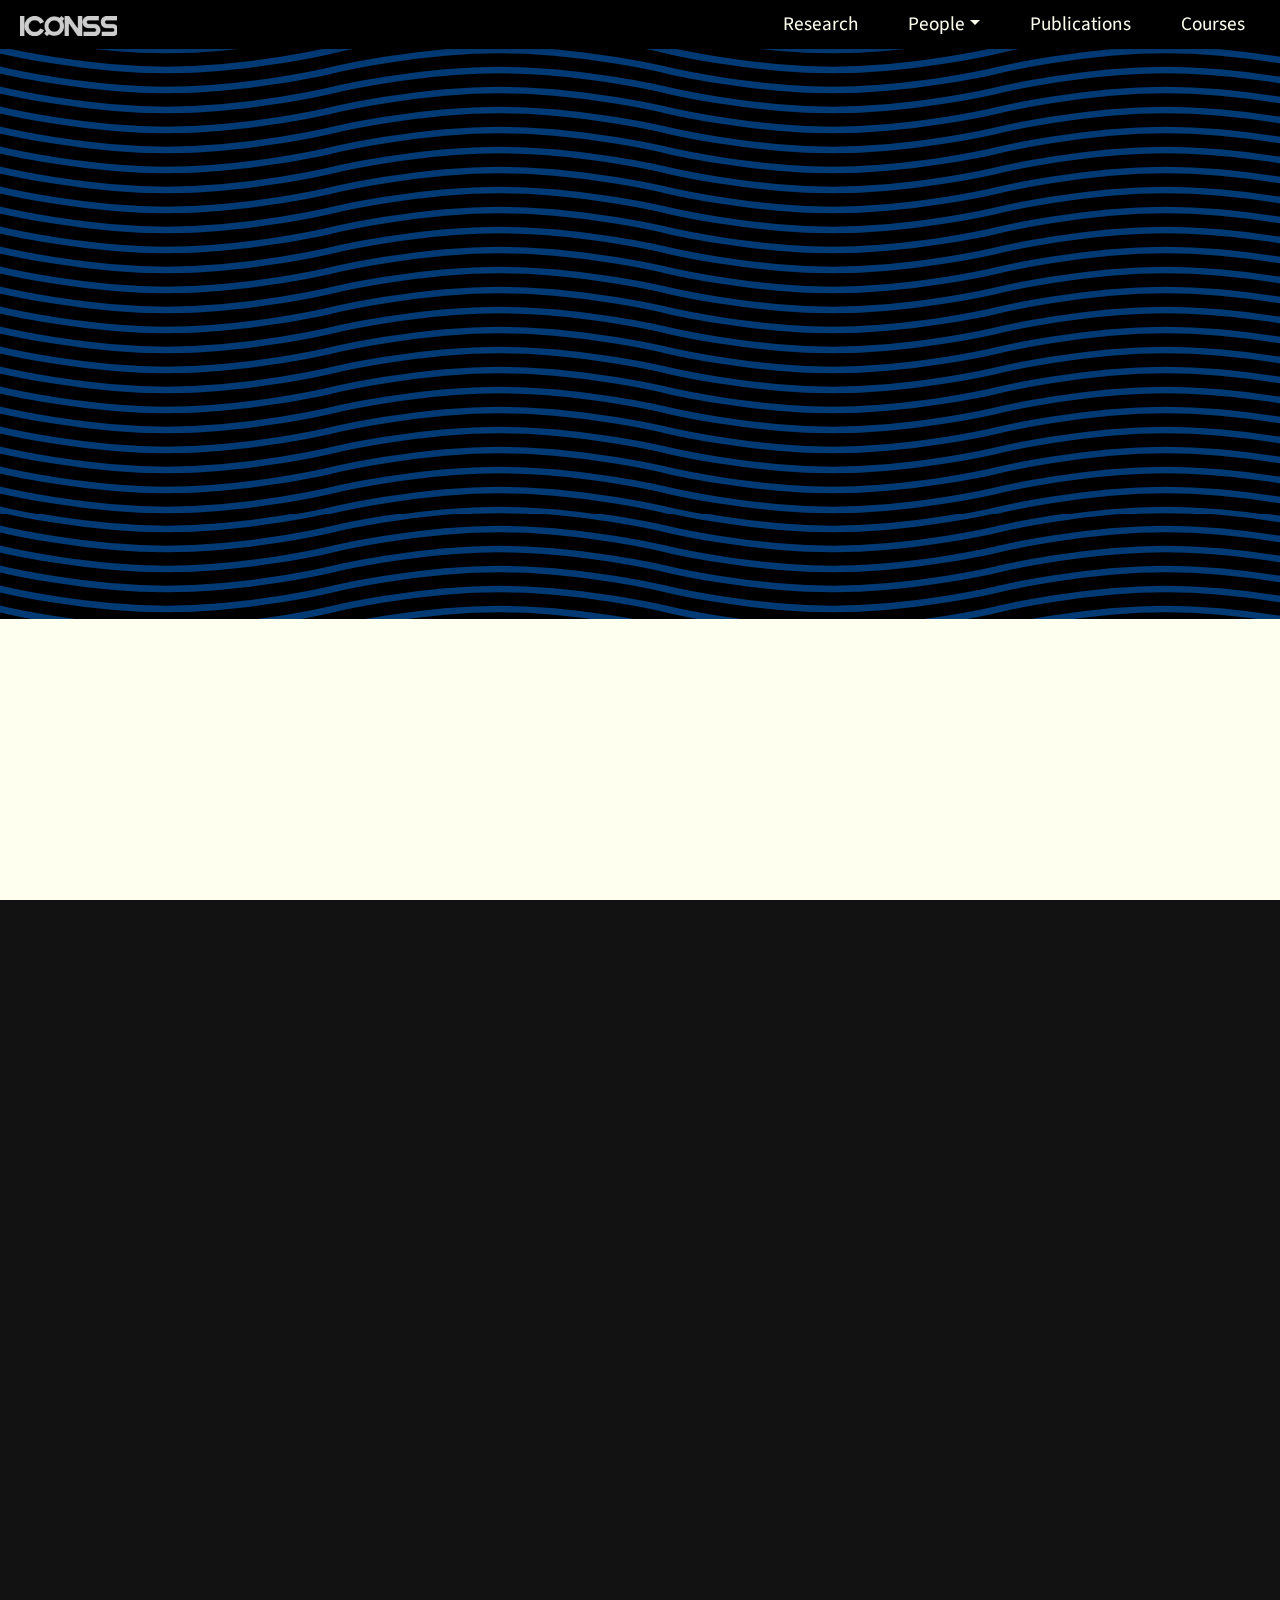
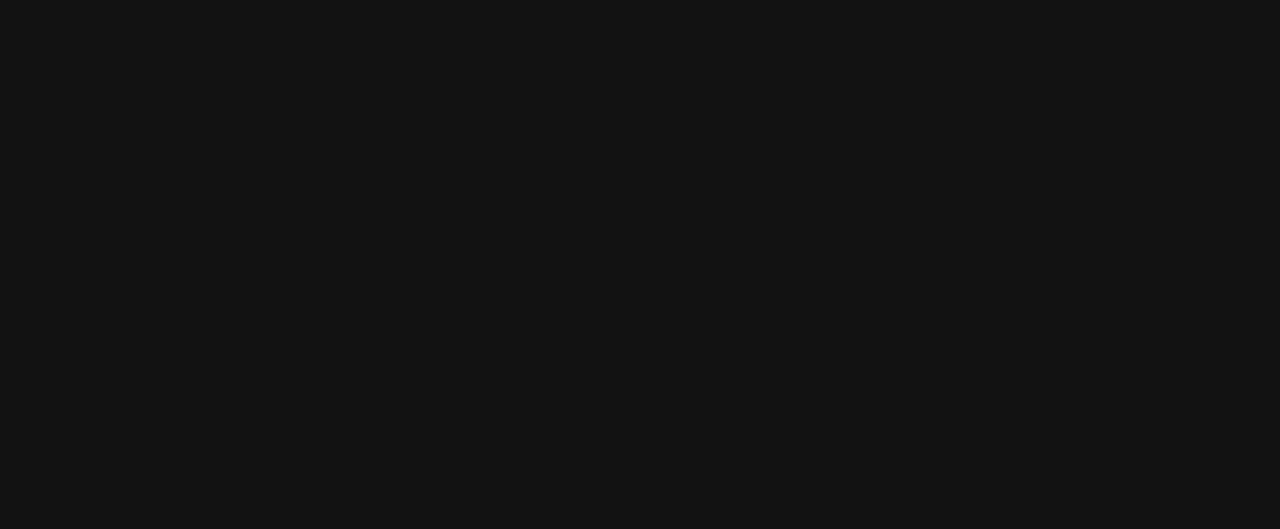
<file: index.html>
<!DOCTYPE html>
<html lang="en">
  <head>
    <meta charset="UTF-8" />
    <meta name="viewport" content="width=device-width, initial-scale=1.0" />
    <link
      rel="shortcut icon"
      type="image/x-icon"
      href="images/ICONSS logo.png"
    />
    <title>ICONSS - University of New Haven</title>
    <link
      href="https://stackpath.bootstrapcdn.com/bootstrap/4.5.2/css/bootstrap.min.css"
      rel="stylesheet"
    />
    <link href="styles/styles.css" rel="stylesheet" />
    <link rel="preconnect" href="https://fonts.googleapis.com" />
    <link rel="preconnect" href="https://fonts.gstatic.com" crossorigin />
    <link
      href="https://fonts.googleapis.com/css2?family=Playfair+Display:ital,wght@0,400..900;1,400..900&family=Source+Sans+3:ital,wght@0,200..900;1,200..900&display=swap"
      rel="stylesheet"
    />
  </head>
  <body>
    <header>
      <nav class="custom-navbar">
        <div class="navbar-container">
          <a href="index.html" class="navbar-logo">
            <img src="images/ICONSS logo.png" alt="ICONSS Logo" />
          </a>

          <button class="navbar-toggler" id="navbar-toggler">☰</button>

          <ul class="navbar-links" id="navbar-links">
            <li><a href="Research.html">Research</a></li>
            <li class="dropdown">
              <a href="#" class="dropdown-toggle">People</a>
              <ul class="dropdown-menu">
                <li>
                  <a href="Dr Shivanjali Khare.html">Dr. Shivanjali Khare</a>
                </li>
                <li><a href="Our Team.html">Our Team</a></li>
              </ul>
            </li>
            <li><a href="Publications.html">Publications</a></li>
            <li><a href="Courses.html">Courses</a></li>
          </ul>
        </div>
      </nav>
    </header>

    <main>
      <div id="welcome-container">
        <div class="animate-hidden">
          <div id="welcome" class="text-center px-5">
            <h1>Intelligently CONnected Secure Systems</h1>
            <p>
              At the Intelligently CONnected Secure Systems (ICONSS), we are at
              the forefront of pioneering research in the dynamic fields of
              Internet of Things (IoT) data security, hybrid cryptography,
              wireless sensor technologies, big data sharing, and the
              integration of Machine Learning (ML) and Artificial Intelligence
              (AI) for cybersecurity.
            </p>
            <a href="Publications.html" id="welcome-btn">Explore More</a>
          </div>
        </div>
      </div>

      <div id="ongoing-projects-container">
        <div class="animate-hidden">
          <div id="ongoing-projects">
            <div>
              <img
                class="ongoing-projects-img"
                src="images/ongoing projects images/phone.png"
              />
              <h3>Gaming app to raise awareness among senior citizens</h3>
              <p>
                An app with various puzzle games to raise awareness among senior
                citizens regarding online scams and thefts.
              </p>
            </div>
            <div>
              <img
                class="ongoing-projects-img"
                src="images/ongoing projects images/circuit.png"
              />
              <h3>
                Real-time Network Threat Detection with Raspberry Pi and AI
              </h3>
              <p>
                A system leveraging the Raspberry Pi and artificial intelligence
                techniques to detect and respond to network threats in real time
              </p>
            </div>
            <div>
              <img
                class="ongoing-projects-img"
                src="images/ongoing projects images/webcam.png"
              />
              <h3>
                Interactive Digital Mirror with Dynamic Visual Effects using
                Real-time Webcam Processing
              </h3>
              <p>
                An interactive system that uses webcam processing to create a
                digital mirror with dynamic visual effects, allowing users to
                experience real-time augmented reality features
              </p>
            </div>
          </div>
        </div>
      </div>

      <div id="welcome2-container">
        <div class="animate-hidden">
          <div id="welcome2" class="text-center px-5">
            <p>
              Our mission is to advance the boundaries of knowledge and
              technology to ensure a secure and resilient digital future. By
              combining cutting-edge research with practical applications, we
              aim to develop innovative solutions that address the complex
              challenges of modern cybersecurity.
            </p>
          </div>
        </div>
      </div>

      <div id="news-container">
        <div class="animate-hidden">
          <div id="news">
            <div>
              <img
                class="news-img"
                src="images/news pictures/cybersecurity-seminar.webp"
              />
              <h3>
                Empowering Senior Citizens: Professor Leads Cybersecurity
                Awareness Seminar
              </h3>
              <p>
                Dr. Shivanjali Khare conducted a workshop at the New Haven Free
                Public Library to educate senior citizens on smart-device
                security and to help protect them from cyber threats.
              </p>
              <a
                href="https://www.newhaven.edu/news/blog/2024/cybersecurity-seminar.php"
                target="_blank"
                >Read More...</a
              >
            </div>
            <div>
              <img
                class="news-img"
                src="images/news pictures/conference-picture.jpg"
              />
              <h3>
                UEMCON 2024 Conference Presentation- IBM TJ Watson Research
                Center
              </h3>
              <p>
                A system leveraging the Raspberry Pi and artificial intelligence
                techniques to detect and respond to network threats in real time
              </p>
              <a
                href="https://www.linkedin.com/feed/update/urn:li:activity:7255614352093855744/"
                target="_blank"
                >Read More...</a
              >
            </div>
            <div>
              <img
                class="news-img"
                src="images/news pictures/rasberry-pi-picture.webp"
              />
              <h3>Making Raspberry Pi work as a wifi router</h3>
              <p>
                An interactive system that uses webcam processing to create a
                digital mirror with dynamic visual effects, allowing users to
                experience real-time augmented reality features
              </p>
              <a
                href="https://medium.com/@aaradhyadesai/making-raspberry-pi-work-as-a-wifi-router-46cbd815aa74"
                target="_blank"
                >Read More...</a
              >
            </div>
          </div>
        </div>
      </div>
    </main>

    <footer class="pt-5 pb-3">
      <div class="container">
        <div class="row">
          <div class="col-md-4 footer-section">
            <h5 class="footer-header">Contact</h5>
            <p class="footer-text">
              Dr. Shivanjali Khare<br />
              Director<br />
            </p>
            <p class="footer-text mb-0">
              Email:
              <a href="mailto:SKhare@newhaven.edu">SKhare@newhaven.edu</a>
            </p>
          </div>
          <div class="col-md-4 footer-section">
            <div class="mb-4">
              <img
                id="footer-unh-banner"
                src="images/UNH-logo.svg"
                alt="UNH logo"
              />
            </div>
            <h5 class="footer-header mb-0">Collaborations</h5>
            <div>
              <img
                id="footer-unh-banner"
                src="images/partners/nhfpl logo.png"
                alt="nhfpl logo"
              />
            </div>
          </div>
          <div class="col-md-4 footer-section">
            <h5 class="footer-header">About ICONSS</h5>
            <p class="footer-text">
              At the Intelligently CONnected Secure Systems (ICONSS), we are
              dedicated to advancing cybersecurity through innovative research
              and practical applications.
            </p>
          </div>
        </div>
      </div>
    </footer>
    <div id="footer-btm" class="text-center">
      <p class="mb-0 py-3">
        Copyright© 2024 - ICONSS Lab @ University of New Haven
      </p>
    </div>

    <script src="https://code.jquery.com/jquery-3.5.1.slim.min.js"></script>
    <script src="https://cdn.jsdelivr.net/npm/@popperjs/core@2.5.4/dist/umd/popper.min.js"></script>
    <script src="https://stackpath.bootstrapcdn.com/bootstrap/4.5.2/js/bootstrap.min.js"></script>
  </body>

  <script>
    const toggler = document.getElementById("navbar-toggler");
    const links = document.getElementById("navbar-links");

    toggler.addEventListener("click", () => {
      links.classList.toggle("show");
    });

    document.addEventListener("DOMContentLoaded", function () {
      const elements = document.querySelectorAll(".animate-hidden");

      const observer = new IntersectionObserver(
        (entries) => {
          entries.forEach((entry) => {
            if (entry.isIntersecting) {
              entry.target.classList.add("animate-visible");
              observer.unobserve(entry.target); // Stop observing once animated
            }
          });
        },
        { threshold: 0.1 } // Trigger when 10% of the element is visible
      );

      elements.forEach((el) => observer.observe(el));
    });
  </script>
</html>
</file>
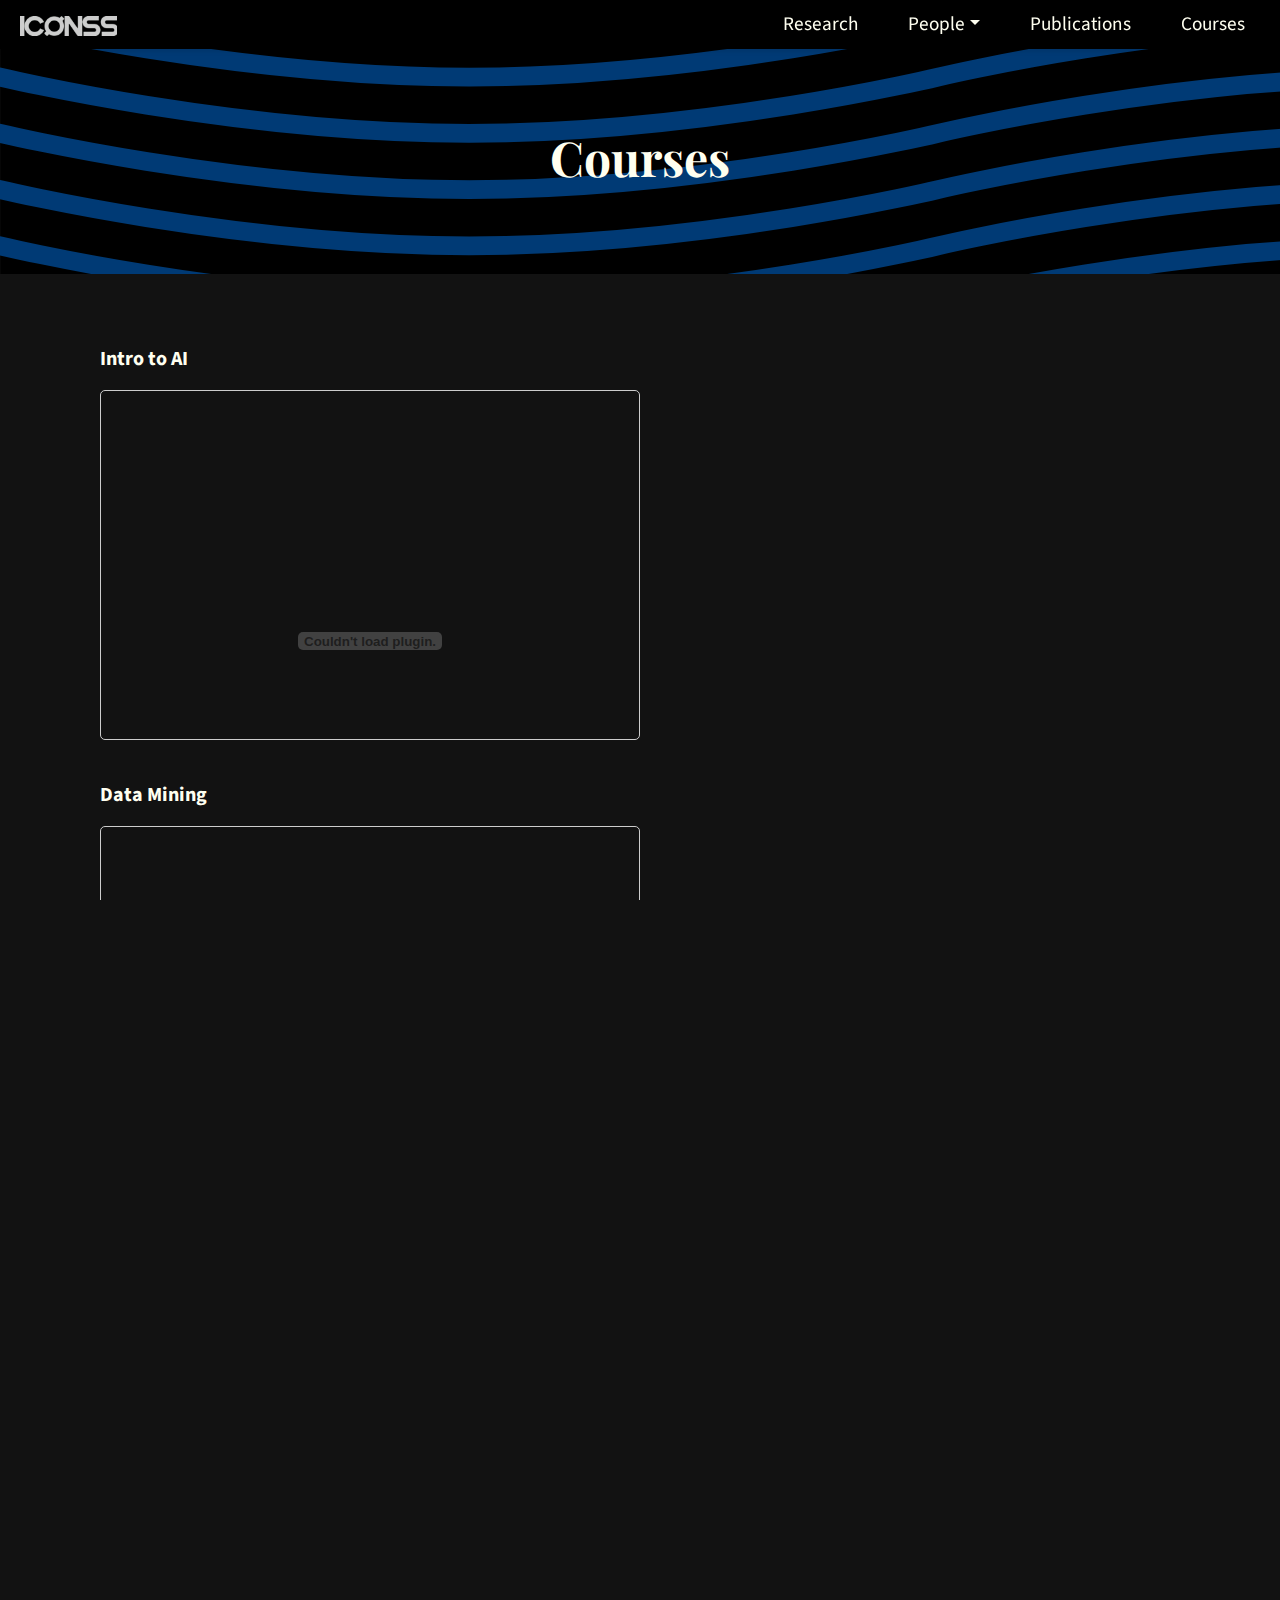
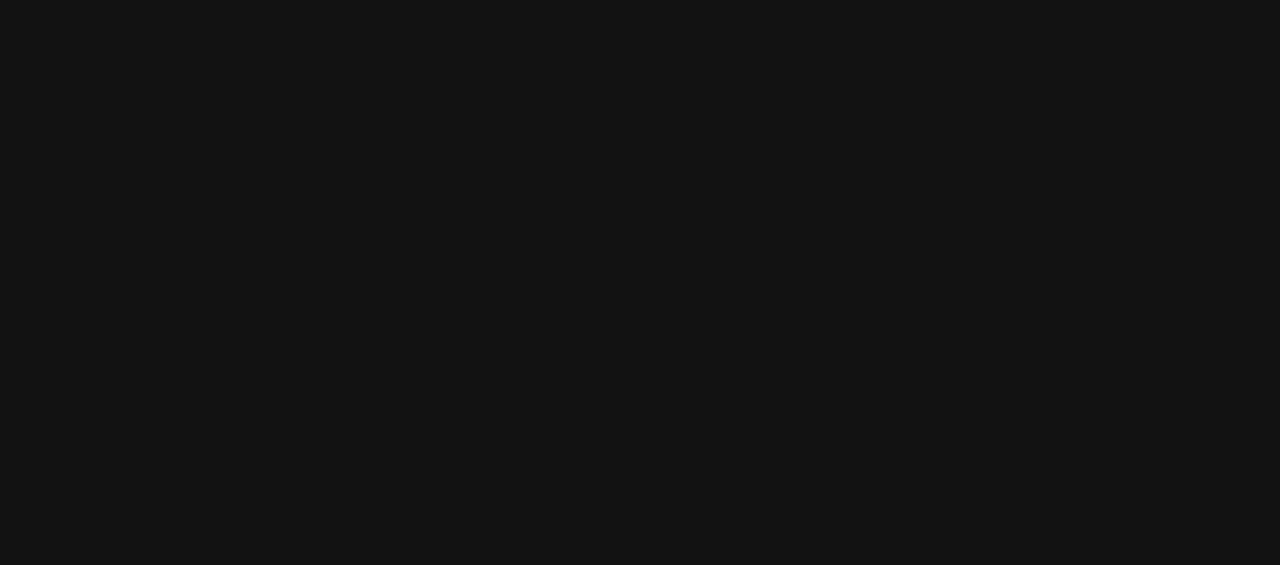
<file: Courses.html>
<!DOCTYPE html>
<html lang="en">
  <head>
    <meta charset="UTF-8" />
    <meta name="viewport" content="width=device-width, initial-scale=1.0" />
    <title>ICONSS - University of New Haven</title>
    <link
      href="https://stackpath.bootstrapcdn.com/bootstrap/4.5.2/css/bootstrap.min.css"
      rel="stylesheet"
    />
    <link href="styles/styles.css" rel="stylesheet" />
    <link href="styles/publications.css" rel="stylesheet" />
    <link rel="preconnect" href="https://fonts.googleapis.com" />
    <link rel="preconnect" href="https://fonts.gstatic.com" crossorigin />
    <link
      href="https://fonts.googleapis.com/css2?family=Playfair+Display:ital,wght@0,400..900;1,400..900&family=Source+Sans+3:ital,wght@0,200..900;1,200..900&display=swap"
      rel="stylesheet"
    />
  </head>
  <body>
    <header>
      <nav class="custom-navbar">
        <div class="navbar-container">
          <a href="index.html" class="navbar-logo">
            <img src="images/ICONSS logo.png" alt="ICONSS Logo" />
          </a>

          <button class="navbar-toggler" id="navbar-toggler">☰</button>

          <ul class="navbar-links" id="navbar-links">
            <li><a href="Research.html">Research</a></li>
            <li class="dropdown">
              <a href="#" class="dropdown-toggle">People</a>
              <ul class="dropdown-menu">
                <li>
                  <a href="Dr Shivanjali Khare.html">Dr. Shivanjali Khare</a>
                </li>
                <li><a href="Our Team.html">Our Team</a></li>
              </ul>
            </li>
            <li><a href="Publications.html">Publications</a></li>
            <li><a href="Courses.html">Courses</a></li>
          </ul>
        </div>
      </nav>
    </header>

    <main class="main-container">
      <div class="text-center banner">
        <h1>Courses</h1>
      </div>
      <div class="container">
        <div id="research-2024" class="research-year">
          <div class="research-item">
            <p>
              <strong>Intro to AI</strong>
            </p>
            <div class="pdf-container">
              <embed
                src="syllabi/Intro to AI.pdf"
                type="application/pdf"
                width="100%"
                height="500px"
                title="Intro to AI Syllabus"
              />
            </div>
          </div>
          <div class="research-item">
            <p>
              <strong>Data Mining</strong>
            </p>
            <div class="pdf-container">
              <embed
                src="syllabi/Data Mining.pdf"
                type="application/pdf"
                width="100%"
                height="500px"
                title="Intro to AI Syllabus"
              />
            </div>
          </div>
          <div class="research-item">
            <p>
              <strong>IoT Security</strong>
            </p>
            <div class="pdf-container">
              <embed
                src="syllabi/IoT Security.pdf"
                type="application/pdf"
                width="100%"
                height="500px"
                title="Intro to AI Syllabus"
              />
            </div>
          </div>
        </div>
      </div>
    </main>

    <footer class="pt-5 pb-3">
      <div class="container">
        <div class="row">
          <div class="col-md-4 footer-section">
            <h5 class="footer-header">Contact</h5>
            <p class="footer-text">
              Dr. Shivanjali Khare<br />
              Director<br />
            </p>
            <p class="footer-text mb-0">
              Email:
              <a href="mailto:SKhare@newhaven.edu">SKhare@newhaven.edu</a>
            </p>
          </div>
          <div class="col-md-4 footer-section">
            <div class="mb-4">
              <img
                id="footer-unh-banner"
                src="images/UNH-logo.svg"
                alt="UNH logo"
              />
            </div>
            <h5 class="footer-header mb-0">Collaborations</h5>
            <div>
              <img
                id="footer-unh-banner"
                src="images/partners/nhfpl logo.png"
                alt="nhfpl logo"
              />
            </div>
          </div>
          <div class="col-md-4 footer-section">
            <h5 class="footer-header">About ICONSS</h5>
            <p class="footer-text">
              At the Intelligently CONnected Secure Systems (ICONSS), we are
              dedicated to advancing cybersecurity through innovative research
              and practical applications.
            </p>
          </div>
        </div>
      </div>
    </footer>
    <div id="footer-btm" class="text-center">
      <p class="mb-0 py-3">
        Copyright© 2024 - ICONSS Lab @ University of New Haven
      </p>
    </div>

    <script src="https://code.jquery.com/jquery-3.5.1.slim.min.js"></script>
    <script src="https://cdn.jsdelivr.net/npm/@popperjs/core@2.5.4/dist/umd/popper.min.js"></script>
    <script src="https://stackpath.bootstrapcdn.com/bootstrap/4.5.2/js/bootstrap.min.js"></script>
  </body>
</html>
</file>
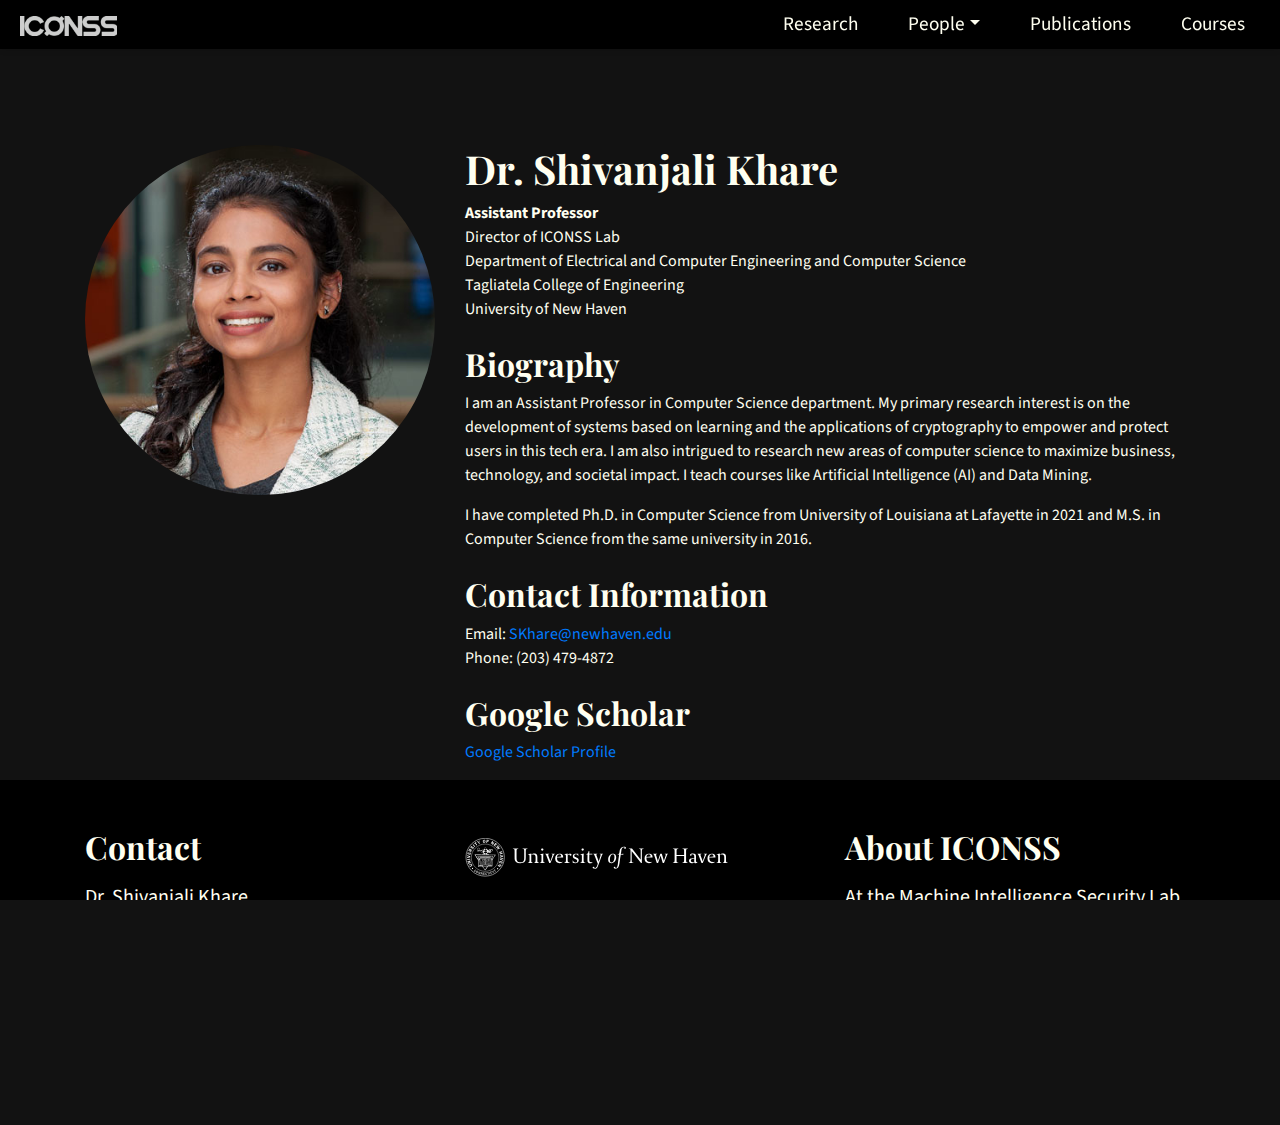
<file: Dr Shivanjali Khare.html>
<!DOCTYPE html>
<html lang="en">
  <head>
    <meta charset="UTF-8" />
    <meta name="viewport" content="width=device-width, initial-scale=1.0" />
    <title>ICONSS - Dr. Shivanjali Khare</title>
    <link
      href="https://stackpath.bootstrapcdn.com/bootstrap/4.5.2/css/bootstrap.min.css"
      rel="stylesheet"
    />
    <link href="styles/styles.css" rel="stylesheet" />
    <link href="styles/team.css" rel="stylesheet" />
    <link rel="preconnect" href="https://fonts.googleapis.com" />
    <link rel="preconnect" href="https://fonts.gstatic.com" crossorigin />
    <link
      href="https://fonts.googleapis.com/css2?family=Playfair+Display:ital,wght@0,400..900;1,400..900&family=Source+Sans+3:ital,wght@0,200..900;1,200..900&display=swap"
      rel="stylesheet"
    />
  </head>
  <body>
    <header>
      <nav class="custom-navbar">
        <div class="navbar-container">
          <a href="index.html" class="navbar-logo">
            <img src="images/ICONSS logo.png" alt="ICONSS Logo" />
          </a>

          <button class="navbar-toggler" id="navbar-toggler">☰</button>

          <ul class="navbar-links" id="navbar-links">
            <li><a href="Research.html">Research</a></li>
            <li class="dropdown">
              <a href="#" class="dropdown-toggle">People</a>
              <ul class="dropdown-menu">
                <li>
                  <a href="Dr Shivanjali Khare.html">Dr. Shivanjali Khare</a>
                </li>
                <li><a href="Our Team.html">Our Team</a></li>
              </ul>
            </li>
            <li><a href="Publications.html">Publications</a></li>
            <li><a href="Courses.html">Courses</a></li>
          </ul>
        </div>
      </nav>
    </header>

    <main class="main-container">
      <div class="container mt-5 pt-5">
        <div class="row">
          <div class="col-md-4">
            <img
              src="images/team pictures/shivanjali-khare.jpg"
              class="img-fluid rounded-circle mb-3"
              alt="Dr. Shivanjali Khare"
            />
          </div>
          <div class="col-md-8">
            <h1 class="name">Dr. Shivanjali Khare</h1>
            <p class="profile-text">
              <strong>Assistant Professor</strong><br />
              Director of ICONSS Lab<br />
              Department of Electrical and Computer Engineering and Computer
              Science<br />
              Tagliatela College of Engineering<br />
              University of New Haven
            </p>
            <h2 class="mt-4 profile-text">Biography</h2>
            <p class="profile-text">
              I am an Assistant Professor in Computer Science department. My
              primary research interest is on the development of systems based
              on learning and the applications of cryptography to empower and
              protect users in this tech era. I am also intrigued to research
              new areas of computer science to maximize business, technology,
              and societal impact. I teach courses like Artificial Intelligence
              (AI) and Data Mining.
            </p>
            <p class="profile-text">
              I have completed Ph.D. in Computer Science from University of
              Louisiana at Lafayette in 2021 and M.S. in Computer Science from
              the same university in 2016.
            </p>
            <h2 class="mt-4 profile-text">Contact Information</h2>
            <p class="profile-text">
              Email: <a href="mailto:SKhare@newhaven.edu">SKhare@newhaven.edu</a
              ><br />
              Phone: (203) 479-4872
            </p>
            <h2 class="mt-4 profile-text">Google Scholar</h2>
            <p class="profile-text">
              <a
                href="https://scholar.google.com/citations?user=n0vo4a0AAAAJ&hl=en&oi=ao"
                target="_blank"
                >Google Scholar Profile</a
              >
            </p>
          </div>
        </div>
      </div>
    </main>

    <footer class="pt-5 pb-3">
      <div class="container">
        <div class="row">
          <div class="col-md-4 footer-section">
            <h5 class="footer-header">Contact</h5>
            <p class="footer-text">
              Dr. Shivanjali Khare<br />
              Director<br />
            </p>
            <p class="footer-text mb-0">
              Email:
              <a href="mailto:SKhare@newhaven.edu">SKhare@newhaven.edu</a>
            </p>
          </div>
          <div class="col-md-4 footer-section">
            <div class="mb-4">
              <img
                id="footer-unh-banner"
                src="images/UNH-logo.svg"
                alt="UNH logo"
              />
            </div>
            <h5 class="footer-header mb-0">Collaborations</h5>
            <div>
              <img
                id="footer-unh-banner"
                src="images/partners/nhfpl logo.png"
                alt="nhfpl logo"
              />
            </div>
          </div>
          <div class="col-md-4 footer-section">
            <h5 class="footer-header">About ICONSS</h5>
            <p class="footer-text">
              At the Machine Intelligence Security Lab (ICONSS), we are
              dedicated to advancing cybersecurity through innovative research
              and practical applications.
            </p>
          </div>
        </div>
      </div>
    </footer>
    <div id="footer-btm" class="text-center">
      <p class="mb-0 py-3">
        Copyright© 2024 - ICONSS Lab @ University of New Haven
      </p>
    </div>

    <script src="https://code.jquery.com/jquery-3.5.1.slim.min.js"></script>
    <script src="https://cdn.jsdelivr.net/npm/@popperjs/core@2.5.4/dist/umd/popper.min.js"></script>
    <script src="https://stackpath.bootstrapcdn.com/bootstrap/4.5.2/js/bootstrap.min.js"></script>
  </body>
</html>
</file>
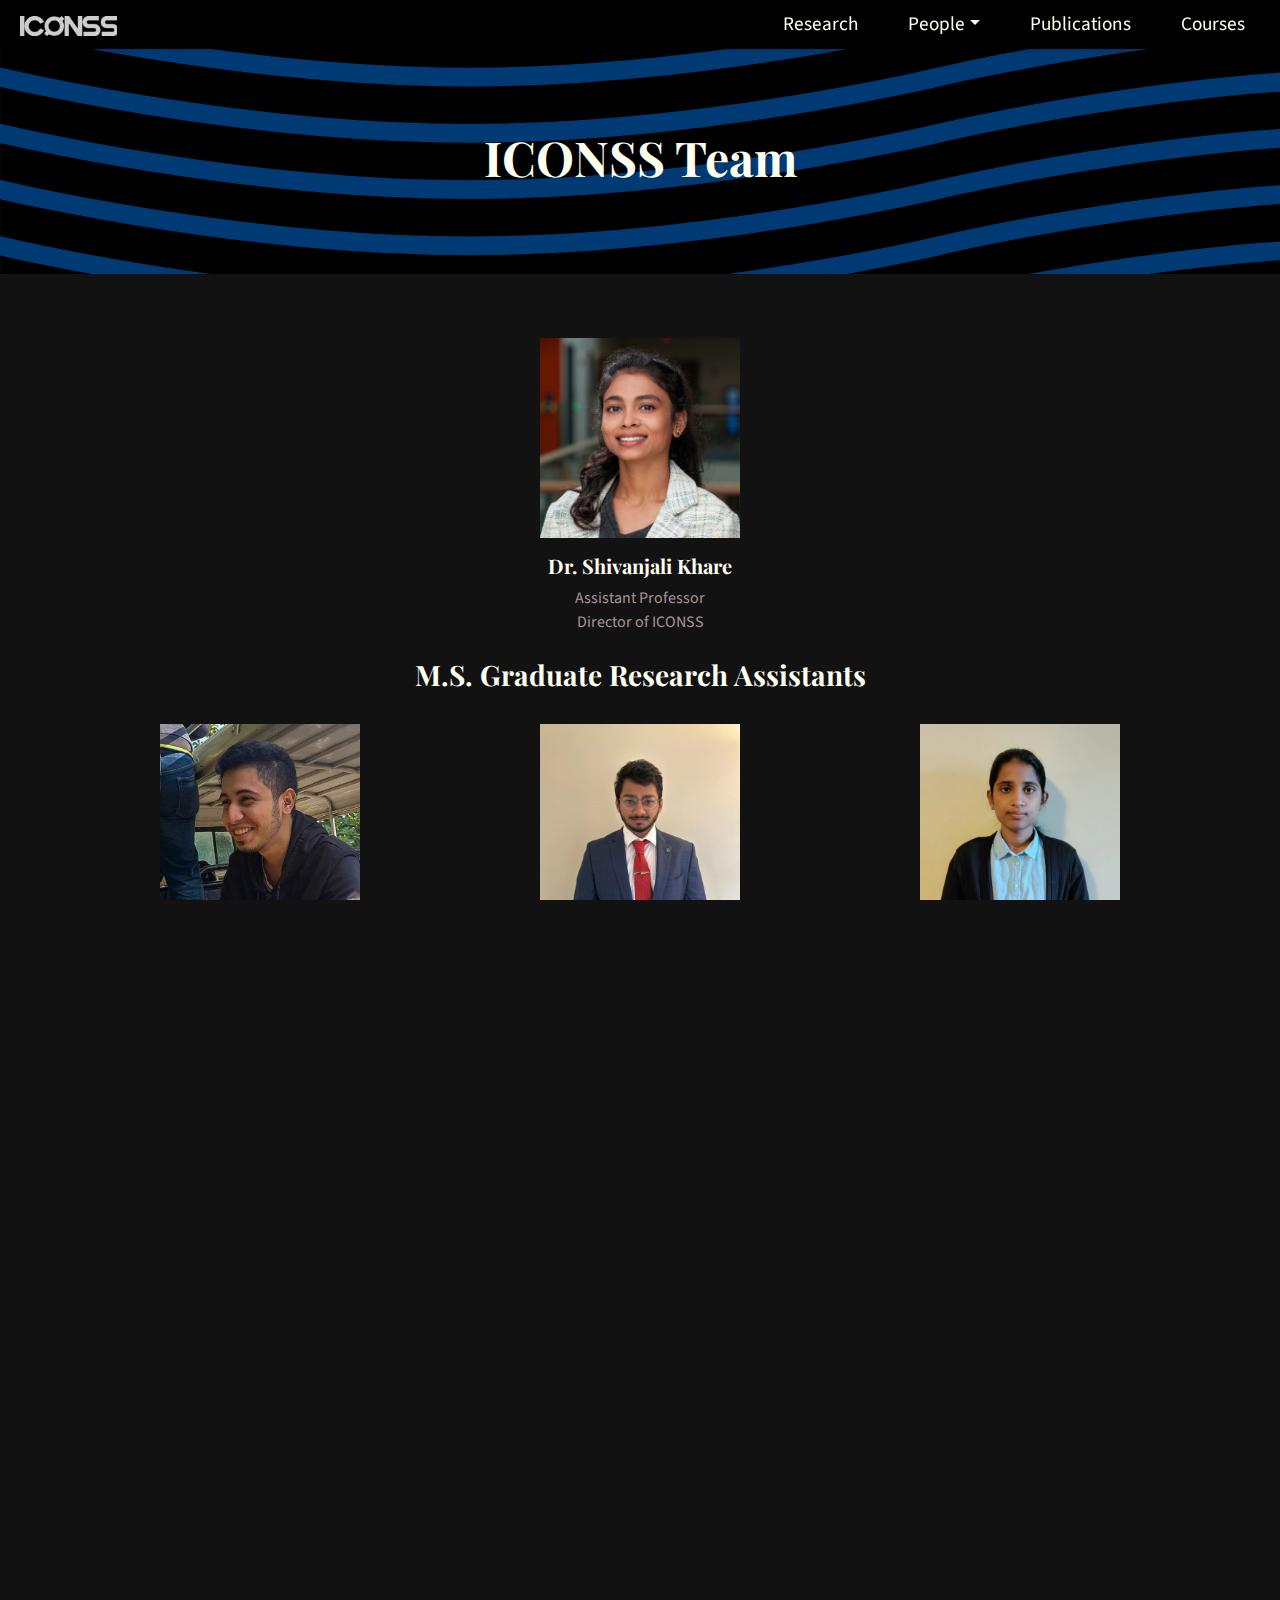
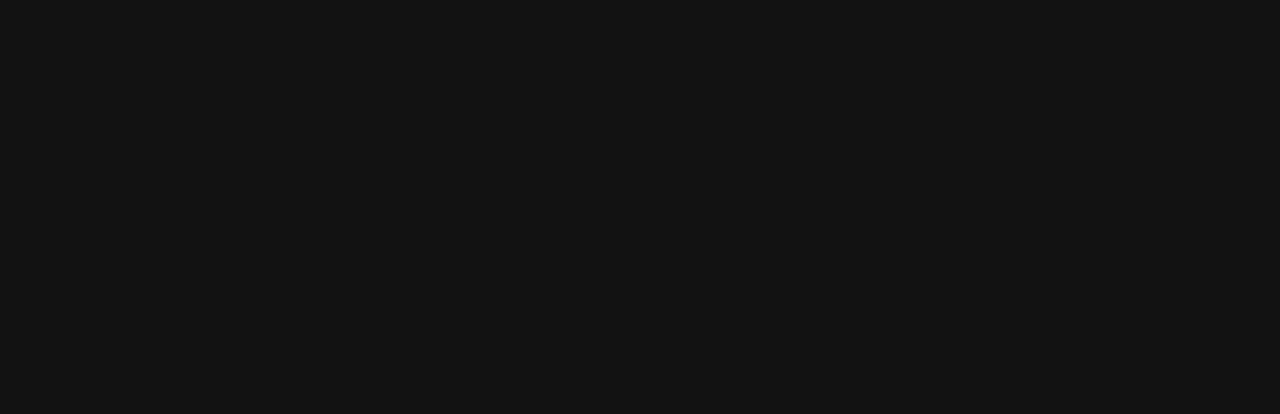
<file: Our Team.html>
<!DOCTYPE html>
<html lang="en">
  <head>
    <meta charset="UTF-8" />
    <meta name="viewport" content="width=device-width, initial-scale=1.0" />
    <title>ICONSS - Our Team</title>
    <link
      href="https://stackpath.bootstrapcdn.com/bootstrap/4.5.2/css/bootstrap.min.css"
      rel="stylesheet"
    />
    <link href="styles/styles.css" rel="stylesheet" />
    <link href="styles/team.css" rel="stylesheet" />
    <link rel="preconnect" href="https://fonts.googleapis.com" />
    <link rel="preconnect" href="https://fonts.gstatic.com" crossorigin />
    <link
      href="https://fonts.googleapis.com/css2?family=Playfair+Display:ital,wght@0,400..900;1,400..900&family=Source+Sans+3:ital,wght@0,200..900;1,200..900&display=swap"
      rel="stylesheet"
    />
  </head>
  <body>
    <header>
      <nav class="custom-navbar">
        <div class="navbar-container">
          <a href="index.html" class="navbar-logo">
            <img src="images/ICONSS logo.png" alt="ICONSS Logo" />
          </a>

          <button class="navbar-toggler" id="navbar-toggler">☰</button>

          <ul class="navbar-links" id="navbar-links">
            <li><a href="Research.html">Research</a></li>
            <li class="dropdown">
              <a href="#" class="dropdown-toggle">People</a>
              <ul class="dropdown-menu">
                <li>
                  <a href="Dr Shivanjali Khare.html">Dr. Shivanjali Khare</a>
                </li>
                <li><a href="Our Team.html">Our Team</a></li>
              </ul>
            </li>
            <li><a href="Publications.html">Publications</a></li>
            <li><a href="Courses.html">Courses</a></li>
          </ul>
        </div>
      </nav>
    </header>

    <main class="main-container">
      <div class="text-center banner">
        <h1>ICONSS Team</h1>
      </div>

      <div class="container mt-5 pt-3 pb-4 text-center">
        <div class="team-section">
          <div class="row mb-4 justify-content-center">
            <div class="col-md-4 team-member">
              <img
                src="images/team pictures/shivanjali-khare.jpg"
                class="img-fluid team-member-img"
                alt="Dr. Shivanjali Khare"
              />
              <h4>Dr. Shivanjali Khare</h4>
              <p class="mb-0">Assistant Professor</p>
              <p class="mb-0">Director of ICONSS</p>
            </div>
          </div>
        </div>

        <div class="team-section">
          <h2 class="text-secondary">M.S. Graduate Research Assistants</h2>
          <div class="row mb-4 justify-content-around">
            <div class="col-md-4 team-member">
              <img
                src="images/team pictures/Ahmed Omar.jpg"
                class="img-fluid team-member-img"
                alt="Ahmed Omar Salim Adnan"
              />
              <h4>Ahmed Omar Salim Adnan</h4>
              <p class="mb-0">Graduation Year: December 2025</p>
            </div>
            <div class="col-md-4 team-member">
              <img
                src="images/team pictures/Aaradhya Desai.jpg"
                class="img-fluid team-member-img"
                alt="Aaradhya Desai"
              />
              <h4>Aaradhya Desai</h4>
              <p class="mb-0">Graduation Year: May 2025</p>
            </div>
            <div class="col-md-4 team-member">
              <img
                src="images/team pictures/Mounika Nemalipuri.jpg"
                class="img-fluid team-member-img"
                alt="Mounika Nemalipuri"
              />
              <h4>Mounika Nemalipuri</h4>
              <p class="mb-0">Graduation Year: May 2025</p>
            </div>
            <div class="col-md-4 team-member">
              <img
                src="images/team pictures/Dinesh Kothandaraman.jpg"
                class="img-fluid team-member-img"
                alt="Dinesh Kothandaraman"
              />
              <h4>Dinesh Kothandaraman</h4>
              <p class="mb-0">Graduation Year: May 2025</p>
            </div>
            <div class="col-md-4 team-member">
              <img
                src="images/team pictures/Akhila Pitla.jpg"
                class="img-fluid team-member-img"
                alt="Akhila Pitla"
              />
              <h4>Akhila Pitla</h4>
              <p>Graduation Year: August 2024</p>
            </div>
            <div class="col-md-4 team-member">
              <img
                src="images/team pictures/Pratiksha Javanjal.jpg"
                class="img-fluid team-member-img"
                alt="Pratiksha Javanjal"
              />
              <h4>Pratiksha Javanjal</h4>
              <p>Graduation Year: December 2023</p>
            </div>
          </div>
        </div>

        <div class="team-section">
          <h2 class="text-secondary">Undergraduate Research Assistants</h2>
          <div class="row justify-content-around">
            <div class="col-md-4 team-member">
              <img
                src="images/team pictures/Kristine Zurovchak.jpg"
                class="img-fluid team-member-img"
                alt="Kristine Zurovchak"
              />
              <h4>Kristine Zurovchak</h4>
              <p class="mb-0">Graduation Year: May 2026</p>
            </div>
            <div class="col-md-4 team-member">
              <img
                src="images/team pictures/Kenneth Yao.jpg"
                class="img-fluid team-member-img"
                alt="Kenneth Yao"
              />
              <h4>Kenneth Yao</h4>
              <p class="mb-0">Graduation Year: December 2024</p>
            </div>
          </div>
        </div>
      </div>
    </main>

    <footer class="pt-5 pb-3">
      <div class="container">
        <div class="row">
          <div class="col-md-4 footer-section">
            <h5 class="footer-header">Contact</h5>
            <p class="footer-text">
              Dr. Shivanjali Khare<br />
              Director<br />
            </p>
            <p class="footer-text mb-0">
              Email:
              <a href="mailto:SKhare@newhaven.edu">SKhare@newhaven.edu</a>
            </p>
          </div>
          <div class="col-md-4 footer-section">
            <div class="mb-4">
              <img
                id="footer-unh-banner"
                src="images/UNH-logo.svg"
                alt="UNH logo"
              />
            </div>
            <h5 class="footer-header mb-0">Collaborations</h5>
            <div>
              <img
                id="footer-unh-banner"
                src="images/partners/nhfpl logo.png"
                alt="nhfpl logo"
              />
            </div>
          </div>
          <div class="col-md-4 footer-section">
            <h5 class="footer-header">About ICONSS</h5>
            <p class="footer-text">
              At the Intelligently CONnected Secure Systems (ICONSS), we are
              dedicated to advancing cybersecurity through innovative research
              and practical applications.
            </p>
          </div>
        </div>
      </div>
    </footer>
    <div id="footer-btm" class="text-center">
      <p class="mb-0 py-3">
        Copyright© 2024 - ICONSS Lab @ University of New Haven
      </p>
    </div>

    <script src="https://code.jquery.com/jquery-3.5.1.slim.min.js"></script>
    <script src="https://cdn.jsdelivr.net/npm/@popperjs/core@2.5.4/dist/umd/popper.min.js"></script>
    <script src="https://stackpath.bootstrapcdn.com/bootstrap/4.5.2/js/bootstrap.min.js"></script>
  </body>
</html>
</file>
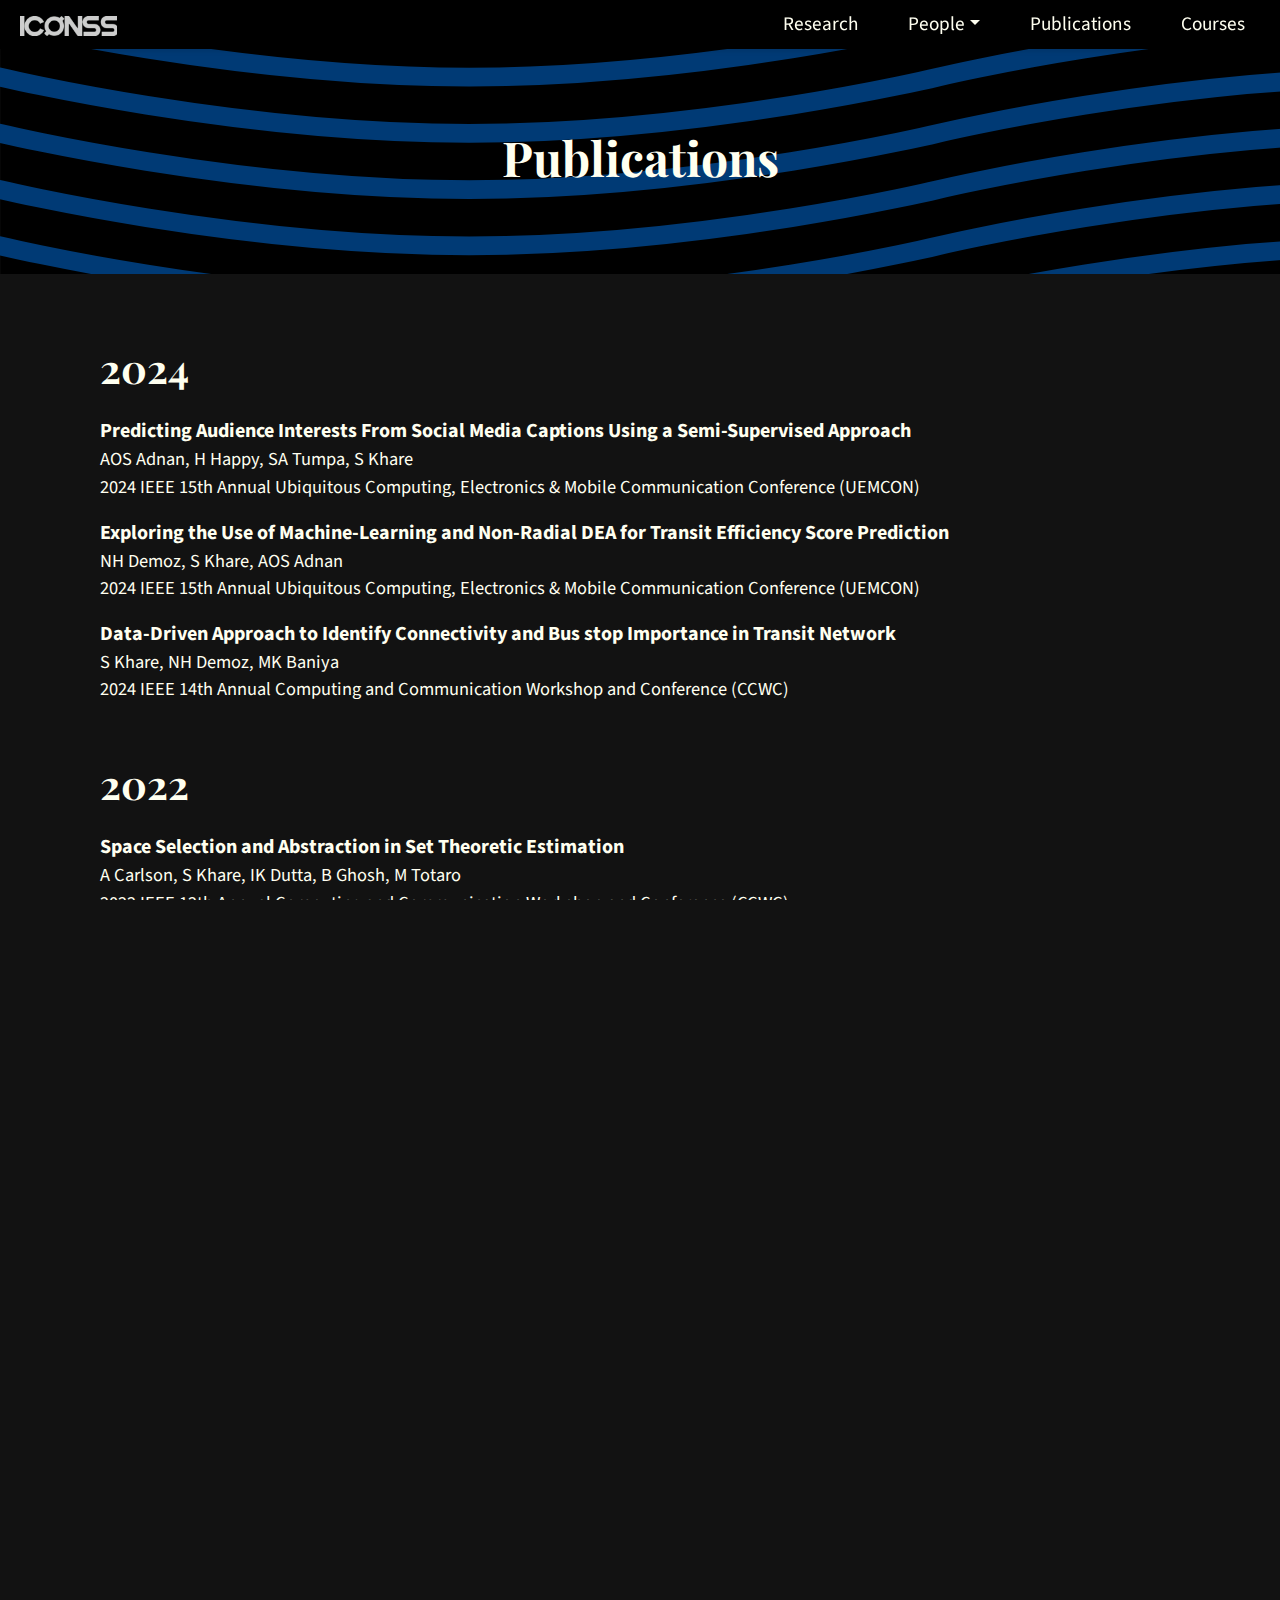
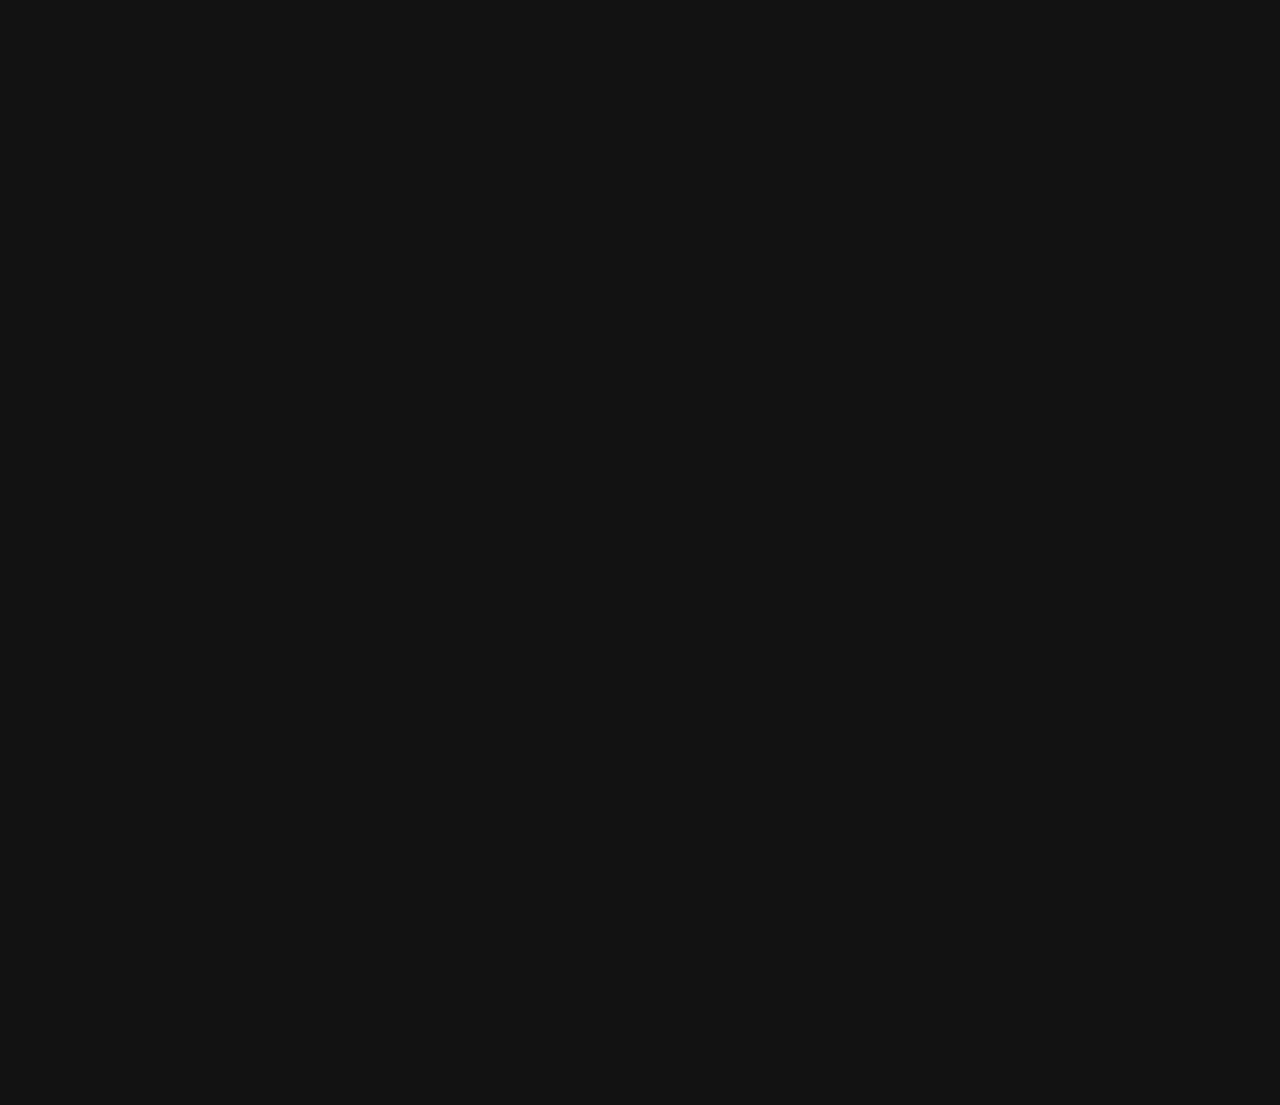
<file: Publications.html>
<!DOCTYPE html>
<html lang="en">
  <head>
    <meta charset="UTF-8" />
    <meta name="viewport" content="width=device-width, initial-scale=1.0" />
    <title>ICONSS - Publications</title>
    <link
      href="https://stackpath.bootstrapcdn.com/bootstrap/4.5.2/css/bootstrap.min.css"
      rel="stylesheet"
    />
    <link href="styles/styles.css" rel="stylesheet" />
    <link href="styles/publications.css" rel="stylesheet" />
    <link rel="preconnect" href="https://fonts.googleapis.com" />
    <link rel="preconnect" href="https://fonts.gstatic.com" crossorigin />
    <link
      href="https://fonts.googleapis.com/css2?family=Playfair+Display:ital,wght@0,400..900;1,400..900&family=Source+Sans+3:ital,wght@0,200..900;1,200..900&display=swap"
      rel="stylesheet"
    />
  </head>
  <body>
    <header>
      <nav class="custom-navbar">
        <div class="navbar-container">
          <a href="index.html" class="navbar-logo">
            <img src="images/ICONSS logo.png" alt="ICONSS Logo" />
          </a>

          <button class="navbar-toggler" id="navbar-toggler">☰</button>

          <ul class="navbar-links" id="navbar-links">
            <li><a href="Research.html">Research</a></li>
            <li class="dropdown">
              <a href="#" class="dropdown-toggle">People</a>
              <ul class="dropdown-menu">
                <li>
                  <a href="Dr Shivanjali Khare.html">Dr. Shivanjali Khare</a>
                </li>
                <li><a href="Our Team.html">Our Team</a></li>
              </ul>
            </li>
            <li><a href="Publications.html">Publications</a></li>
            <li><a href="Courses.html">Courses</a></li>
          </ul>
        </div>
      </nav>
    </header>

    <main class="main-container">
      <div class="text-center banner">
        <h1>Publications</h1>
      </div>
      <div class="container">
        <div id="research-2024" class="research-year">
          <h2>2024</h2>
          <div class="research-item">
            <p>
              <strong
                >Predicting Audience Interests From Social Media Captions Using
                a Semi-Supervised Approach</strong
              ><br />
              AOS Adnan, H Happy, SA Tumpa, S Khare<br />
              2024 IEEE 15th Annual Ubiquitous Computing, Electronics & Mobile
              Communication Conference (UEMCON)
            </p>
          </div>
          <div class="research-item">
            <p>
              <strong
                >Exploring the Use of Machine-Learning and Non-Radial DEA for
                Transit Efficiency Score Prediction</strong
              ><br />
              NH Demoz, S Khare, AOS Adnan<br />
              2024 IEEE 15th Annual Ubiquitous Computing, Electronics & Mobile
              Communication Conference (UEMCON)
            </p>
          </div>
          <div class="research-item">
            <p>
              <strong
                >Data-Driven Approach to Identify Connectivity and Bus stop
                Importance in Transit Network</strong
              ><br />
              S Khare, NH Demoz, MK Baniya<br />
              2024 IEEE 14th Annual Computing and Communication Workshop and
              Conference (CCWC)
            </p>
          </div>
        </div>

        <div id="research-2022" class="research-year">
          <h2>2022</h2>
          <div class="research-item">
            <p>
              <strong
                >Space Selection and Abstraction in Set Theoretic
                Estimation</strong
              ><br />
              A Carlson, S Khare, IK Dutta, B Ghosh, M Totaro<br />
              2022 IEEE 12th Annual Computing and Communication Workshop and
              Conference (CCWC)
            </p>
          </div>
          <div class="research-item">
            <p>
              <strong
                >Premature Birth Prediction Using Machine Learning
                Techniques</strong
              ><br />
              KRH Meem, S Islam, AOS Adnan, S Momen<br />
              Computer Science On-line Conference - Springer International
              Publishing
            </p>
          </div>
        </div>

        <div id="research-2021" class="research-year">
          <h2>2021</h2>
          <div class="research-item">
            <p>
              <strong
                >A Novel Energy Aware Secure Internet of Drones Design:
                ESIoD</strong
              ><br />
              S Sarkar, S Khare, M Totaro, A Kumar<br />
              IEEE INFOCOM 2021-IEEE Conference on Computer Communications
              Workshops (INFOCOM WKSHPS)
            </p>
          </div>
          <div class="research-item">
            <p>
              <strong>Isomorphic Cipher Reduction</strong><br />
              B Ghosh, IK Dutta, S Khare, A Carlson, M Totaro<br />
              2021 IEEE 12th Annual Information Technology, Electronics and
              Mobile Communication Conference (IEMCON)
            </p>
          </div>
          <div class="research-item">
            <p>
              <strong>Key Space Reduction Using Isomorphs</strong><br />
              A Carlson, B Ghosh, IK Dutta, S Khare, M Totaro<br />
              2021 IEEE 12th Annual Information Technology, Electronics and
              Mobile Communication Conference (IEMCON)
            </p>
          </div>
          <div class="research-item">
            <p>
              <strong
                >IEEE INFOCOM 2021-IEEE CONFERENCE ON COMPUTER COMMUNICATIONS
                WORKSHOPS, INFOCOM WKSHPS 2021</strong
              ><br />
              M Bradley, S Xu, S Sarkar, S Khare, MW Totaro, A Kumar, Y Ye, L
              Zhang, W You, Y Mu, J Baranda, J Mangues-Bafalluy, L Vettori, R
              Martinez, E Zeydan, E Khorov, A Kureev, V Molodtsov, K Glinskiy, Z
              Zhou, K Luo, X Chen, C Casetti, CF Chiasserini, M Malinverno, C
              Puligheddu, M Groshev, C Guimaraes, K Tomakh, D Kucherenko, O
              Kolodiazhnyi
            </p>
          </div>
        </div>

        <div id="research-2020" class="research-year">
          <h2>2020</h2>
          <div class="research-item">
            <p>
              <strong
                >Ensemble Learning for Detecting Attacks and Anomalies in IoT
                Smart Home</strong
              ><br />
              S Khare, M Totaro<br />
              2020 3rd International Conference on Data Intelligence and
              Security (ICDIS)
            </p>
          </div>
          <div class="research-item">
            <p>
              <strong
                >Comparison of Sensor-Based Datasets for Human Activity
                Recognition in Wearable IoT</strong
              ><br />
              S Khare, S Sarkar, M Totaro<br />
              2020 IEEE 6th World Forum on Internet of Things (WF-IoT)
            </p>
          </div>
        </div>

        <div id="research-2019" class="research-year">
          <h2>2019</h2>
          <div class="research-item">
            <p>
              <strong>Big data in IoT</strong><br />
              S Khare, M Totaro<br />
              2019 10th International Conference on Computing, Communication and
              Networking Technologies (ICCCNT)
            </p>
          </div>
          <div class="research-item">
            <p class="mb-0">
              <strong>Internet of Things: An Overview</strong><br />
              S Khare, M Totaro<br />
              International Conference on Soft Computing and Signal Processing
            </p>
          </div>
        </div>
      </div>
    </main>

    <footer class="pt-5 pb-3">
      <div class="container">
        <div class="row">
          <div class="col-md-4 footer-section">
            <h5 class="footer-header">Contact</h5>
            <p class="footer-text">
              Dr. Shivanjali Khare<br />
              Director<br />
            </p>
            <p class="footer-text mb-0">
              Email:
              <a href="mailto:SKhare@newhaven.edu">SKhare@newhaven.edu</a>
            </p>
          </div>
          <div class="col-md-4 footer-section">
            <div class="mb-4">
              <img
                id="footer-unh-banner"
                src="images/UNH-logo.svg"
                alt="UNH logo"
              />
            </div>
            <h5 class="footer-header mb-0">Collaborations</h5>
            <div>
              <img
                id="footer-unh-banner"
                src="images/partners/nhfpl logo.png"
                alt="nhfpl logo"
              />
            </div>
          </div>
          <div class="col-md-4 footer-section">
            <h5 class="footer-header">About ICONSS</h5>
            <p class="footer-text">
              At the Intelligently CONnected Secure Systems (ICONSS), we are
              dedicated to advancing cybersecurity through innovative research
              and practical applications.
            </p>
          </div>
        </div>
      </div>
    </footer>
    <div id="footer-btm" class="text-center">
      <p class="mb-0 py-3">
        Copyright© 2024 - ICONSS Lab @ University of New Haven
      </p>
    </div>

    <script src="https://code.jquery.com/jquery-3.5.1.slim.min.js"></script>
    <script src="https://cdn.jsdelivr.net/npm/@popperjs/core@2.5.4/dist/umd/popper.min.js"></script>
    <script src="https://stackpath.bootstrapcdn.com/bootstrap/4.5.2/js/bootstrap.min.js"></script>
  </body>
</html>
</file>
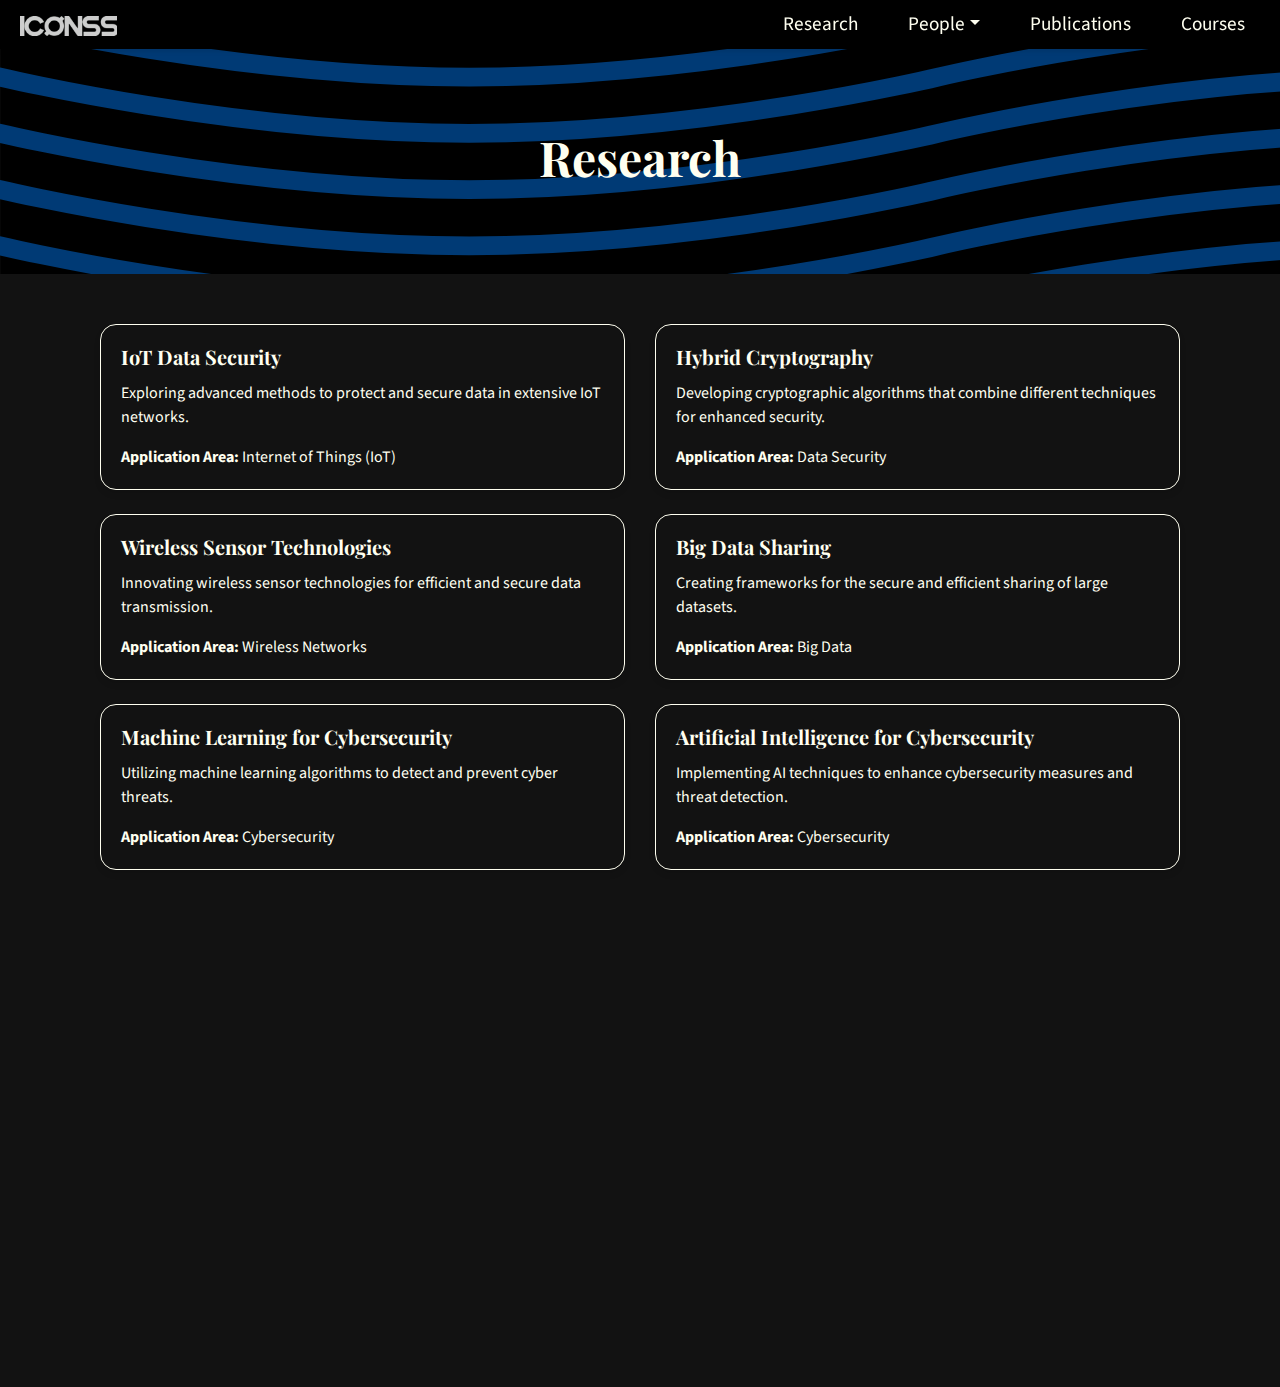
<file: Research.html>
<!DOCTYPE html>
<html lang="en">
  <head>
    <meta charset="UTF-8" />
    <meta name="viewport" content="width=device-width, initial-scale=1.0" />
    <title>ICONSS - Research</title>
    <link
      href="https://stackpath.bootstrapcdn.com/bootstrap/4.5.2/css/bootstrap.min.css"
      rel="stylesheet"
    />
    <link href="styles/styles.css" rel="stylesheet" />
    <link href="styles/research.css" rel="stylesheet" />
    <link rel="preconnect" href="https://fonts.googleapis.com" />
    <link rel="preconnect" href="https://fonts.gstatic.com" crossorigin />
    <link
      href="https://fonts.googleapis.com/css2?family=Playfair+Display:ital,wght@0,400..900;1,400..900&family=Source+Sans+3:ital,wght@0,200..900;1,200..900&display=swap"
      rel="stylesheet"
    />
  </head>
  <body>
    <header>
      <nav class="custom-navbar">
        <div class="navbar-container">
          <a href="index.html" class="navbar-logo">
            <img src="images/ICONSS logo.png" alt="ICONSS Logo" />
          </a>

          <button class="navbar-toggler" id="navbar-toggler">☰</button>

          <ul class="navbar-links" id="navbar-links">
            <li><a href="Research.html">Research</a></li>
            <li class="dropdown">
              <a href="#" class="dropdown-toggle">People</a>
              <ul class="dropdown-menu">
                <li>
                  <a href="Dr Shivanjali Khare.html">Dr. Shivanjali Khare</a>
                </li>
                <li><a href="Our Team.html">Our Team</a></li>
              </ul>
            </li>
            <li><a href="Publications.html">Publications</a></li>
            <li><a href="Courses.html">Courses</a></li>
          </ul>
        </div>
      </nav>
    </header>

    <main class="main-container">
      <div class="text-center banner">
        <h1>Research</h1>
      </div>
      <div class="container">
        <div class="row">
          <div class="col-md-6 mb-4">
            <div class="card">
              <div class="card-body">
                <h5 class="card-title">IoT Data Security</h5>
                <p class="card-text">
                  Exploring advanced methods to protect and secure data in
                  extensive IoT networks.
                </p>
                <p class="card-text">
                  <strong>Application Area:</strong> Internet of Things (IoT)
                </p>
              </div>
            </div>
          </div>
          <div class="col-md-6 mb-4">
            <div class="card">
              <div class="card-body">
                <h5 class="card-title">Hybrid Cryptography</h5>
                <p class="card-text">
                  Developing cryptographic algorithms that combine different
                  techniques for enhanced security.
                </p>
                <p class="card-text">
                  <strong>Application Area:</strong> Data Security
                </p>
              </div>
            </div>
          </div>
          <div class="col-md-6 mb-4">
            <div class="card">
              <div class="card-body">
                <h5 class="card-title">Wireless Sensor Technologies</h5>
                <p class="card-text">
                  Innovating wireless sensor technologies for efficient and
                  secure data transmission.
                </p>
                <p class="card-text">
                  <strong>Application Area:</strong> Wireless Networks
                </p>
              </div>
            </div>
          </div>
          <div class="col-md-6 mb-4">
            <div class="card">
              <div class="card-body">
                <h5 class="card-title">Big Data Sharing</h5>
                <p class="card-text">
                  Creating frameworks for the secure and efficient sharing of
                  large datasets.
                </p>
                <p class="card-text">
                  <strong>Application Area:</strong> Big Data
                </p>
              </div>
            </div>
          </div>
          <div class="col-md-6 mb-4">
            <div class="card">
              <div class="card-body">
                <h5 class="card-title">Machine Learning for Cybersecurity</h5>
                <p class="card-text">
                  Utilizing machine learning algorithms to detect and prevent
                  cyber threats.
                </p>
                <p class="card-text">
                  <strong>Application Area:</strong> Cybersecurity
                </p>
              </div>
            </div>
          </div>
          <div class="col-md-6 mb-4">
            <div class="card">
              <div class="card-body">
                <h5 class="card-title">
                  Artificial Intelligence for Cybersecurity
                </h5>
                <p class="card-text">
                  Implementing AI techniques to enhance cybersecurity measures
                  and threat detection.
                </p>
                <p class="card-text">
                  <strong>Application Area:</strong> Cybersecurity
                </p>
              </div>
            </div>
          </div>
        </div>
      </div>
    </main>

    <footer class="pt-5 pb-3">
      <div class="container">
        <div class="row">
          <div class="col-md-4 footer-section">
            <h5 class="footer-header">Contact</h5>
            <p class="footer-text">
              Dr. Shivanjali Khare<br />
              Director<br />
            </p>
            <p class="footer-text mb-0">
              Email:
              <a href="mailto:SKhare@newhaven.edu">SKhare@newhaven.edu</a>
            </p>
          </div>
          <div class="col-md-4 footer-section">
            <div class="mb-4">
              <img
                id="footer-unh-banner"
                src="images/UNH-logo.svg"
                alt="UNH logo"
              />
            </div>
            <h5 class="footer-header mb-0">Collaborations</h5>
            <div>
              <img
                id="footer-unh-banner"
                src="images/partners/nhfpl logo.png"
                alt="nhfpl logo"
              />
            </div>
          </div>
          <div class="col-md-4 footer-section">
            <h5 class="footer-header">About ICONSS</h5>
            <p class="footer-text">
              At the Intelligently CONnected Secure Systems (ICONSS), we are
              dedicated to advancing cybersecurity through innovative research
              and practical applications.
            </p>
          </div>
        </div>
      </div>
    </footer>
    <div id="footer-btm" class="text-center">
      <p class="mb-0 py-3">
        Copyright© 2024 - ICONSS Lab @ University of New Haven
      </p>
    </div>

    <script src="https://code.jquery.com/jquery-3.5.1.slim.min.js"></script>
    <script src="https://cdn.jsdelivr.net/npm/@popperjs/core@2.5.4/dist/umd/popper.min.js"></script>
    <script src="https://stackpath.bootstrapcdn.com/bootstrap/4.5.2/js/bootstrap.min.js"></script>
  </body>
</html>
</file>
<file: styles/styles.css>
/* :root {
  --color-one: #4169e1;
  --color-two: #fff700;
  --color-three: #fffff0;
  --color-four: #fcfac2;
  --color-five: #495057;
  --color-six: #6c757d;
} */

:root {
  --color-one: #000000;
  --color-two: #a69497;
  --color-three: #fffff0;
  --color-four: #c7b6b9;
  --color-five: #403c01;
  --color-six: #733702;
  --color-seven: #121212;
}

*,
*::before,
*::after {
  box-sizing: border-box;
}

* {
  padding: 0;
  margin: 0;
}

.main-container {
  background-color: var(--color-seven);
}

body {
  margin-inline: auto;
  background-color: var(--color-seven);
}

html {
  scroll-behavior: smooth;
}



/* disable overscrolling */
html {
  overflow: hidden;
  height: 100%;
}

body {
  height: 100%;
  overflow: auto;
  -ms-overflow-style: none; /* IE and Edge */
  scrollbar-width: none; /* Firefox */
}

body::-webkit-scrollbar {
  display: none; /* Chrome and Safari */
}

/* fonts */
h1,
h2,
h3,
h4,
h5,
h6 {
  font-family: "Playfair Display", serif;
  font-weight: 700;
}

p {
  font-family: "Source Sans 3", sans-serif;
}

body {
  font-family: "Source Sans 3", sans-serif; /* For any text not explicitly defined */
}

.navbar-brand {
  font-family: "Playfair Display", serif;
  font-weight: bold;
  font-size: 2rem;
}

.navbar-nav .nav-link {
  font-family: "Source Sans 3", sans-serif;
  font-weight: 400;
}

.navbar-toggler {
  border-color: var(--color-one);
}

.navbar-toggler-icon {
  background-image: url("data:image/svg+xml,%3Csvg viewBox='0 0 30 30' xmlns='http://www.w3.org/2000/svg'%3E%3Cpath stroke='%234169E1' stroke-width='2' stroke-linecap='round' stroke-miterlimit='10' d='M4 7h22M4 15h22M4 23h22'/%3E%3C/svg%3E");
}

.nav-link {
  font-size: 1.5rem;
}

.dropdown-menu {
  font-family: "Source Sans 3", sans-serif;
  font-size: 1.2rem;
}

.footer-header {
  font-size: 2rem;
}

.footer-text {
  font-size: 1.25rem;
}

.footer-text a {
  font-size: 1.25rem;
}

#footer-btm p {
  font-size: 1.1rem;
}

/* Animation */

@keyframes fadeInUp {
  from {
    opacity: 0;
    transform: translateY(20px);
  }
  to {
    opacity: 1;
    transform: translateY(0);
  }
}

.animate-hidden {
  opacity: 0;
  transform: translateY(20px);
  transition: all 0.3s ease-out;
}

.animate-visible {
  animation: fadeInUp 0.8s ease-out forwards;
}


/* Navbar */

.custom-navbar {
  background-color: var(--color-one);
  width: 100%;
  position: sticky;
  top: 0;
  z-index: 1000;
  box-shadow: 0 2px 5px rgba(0, 0, 0, 0.1);
}

.navbar-container {
  max-width: 1500px;
  margin: 0 auto;
  padding: 0 20px;
  display: flex;
  align-items: center;
  justify-content: space-between;
}

.navbar-logo img {
  height: 20px;
  filter: invert(100%);
}

.navbar-links {
  list-style: none;
  display: flex;
  gap: 20px;
  margin: 0;
  padding: 0;
}

.navbar-links li {
  position: relative;
}

.navbar-links a {
  color: var(--color-three);
  text-decoration: none;
  font-size: 1.2rem;
  padding: 10px 15px;
  display: inline-block;
  transition: all 0.3s ease;
}

.navbar-links a:hover {
  color: var(--color-two);
  text-decoration: none;
}

/* Dropdown Menu */
.dropdown:hover .dropdown-menu {
  display: block;
}

.dropdown-menu {
  display: none;
  position: absolute;
  top: 100%;
  left: 0;
  background-color: var(--color-seven);
  padding: 10px 0;
  list-style: none;
  box-shadow: 0 2px 5px rgba(0, 0, 0, 0.1);
}

.dropdown-menu li a {
  font-size: 1rem;
  color: var(--color-three);
  padding: 10px 20px;
  display: block;
  text-decoration: none;
}

.dropdown-menu li a:hover {
  background-color: var(--color-two);
  color: var(--color-three);
}

/* Hamburger Menu Button */
.navbar-toggler {
  display: none;
  background: none;
  border: none;
  color: var(--color-three);
  font-size: 24px;
  cursor: pointer;
}


/* Banner */

.banner {
  background-image: url(../images/wavey-fingerprint.svg);
  color: var(--color-three);
  background-size: cover;
  padding: 80px 50px;
}

.banner h1 {
  font-size: 3rem;
}

/* Welcome Section */

#welcome-container {
  background-image: url(../images/wavey-fingerprint.svg);
  background-attachment: fixed;
}

#welcome {
  position: relative;
  padding-top: 10rem;
  padding-bottom: 8rem;
  overflow: hidden;
  max-width: 1500px;
  margin-inline: auto;
}

#welcome * {
  position: relative;
  z-index: 2;
}

#welcome h1 {
  font-size: 3rem;
  margin-bottom: 3rem;
  color: var(--color-three);
}

#welcome p {
  font-size: 1.5rem;
  margin-bottom: 1rem;
  color: var(--color-three);
  margin-bottom: 2.5rem;
}

#welcome-btn {
  background-color: var(--color-three);
  padding: 1rem;
  border-radius: 0.5rem;
  color: var(--color-one);
  font-size: 1.2rem;
}

#welcome-btn:hover {
  text-decoration: none;
  background-color: var(--color-four);
}

#welcome2-container {
  background-image: url(../images/wavey-fingerprint.svg);
  background-attachment: fixed;
}

#welcome2 {
  position: relative;
  padding-top: 3rem;
  padding-bottom: 3rem;
  overflow: hidden;
  max-width: 1500px;
  margin-inline: auto;
}

#welcome2 * {
  position: relative;
  z-index: 2;
}

#welcome2 p {
  font-size: 1.5rem;
  margin-bottom: 1rem;
  color: var(--color-three);
}

/* Ongoing Projects Section */

#ongoing-projects-container {
  background-color: var(--color-three);
}

#ongoing-projects {
  display: flex;
  flex-wrap: wrap;
  justify-content: center; 
  align-items: center; 
  gap: 20px;
  max-width: 1500px;
  margin-inline: auto;
}

#ongoing-projects > div {
  flex: 1;
  min-width: 250px;
  padding: 15px;
  text-align: center;
}

.ongoing-projects-img {
  max-width: 200px;
}

/* News */

#news-container {
  background-color: var(--color-three);
}

#news {
  display: flex;
  flex-wrap: wrap;
  justify-content: center; 
  align-items: center; 
  gap: 20px;
  max-width: 1500px;
  margin-inline: auto;
}

#news h3 {
  font-size: 1.2rem;
  margin-top: 1rem;
}

#news > div {
  flex: 1;
  min-width: 250px;
  padding: 15px;
  text-align: center;
}

.news-img {
  max-width: 400px;
}


/* footer */

footer {
  background-color: var(--color-one);
}

.footer-header {
  color: var(--color-three);
}

.footer-text {
  color: var(--color-three);
}

.footer-text a {
  color: var(--color-three);
  transition: 0.3s ease;
}

.footer-text a:hover {
  color: var(--color-two);
}

footer h5 {
  margin-bottom: 1rem;
}

footer p,
footer a {
  font-size: 1rem;
}

.social-icon {
  width: 20px;
  filter: invert(100%);
}

.social-link {
  text-decoration: none !important;
}

.social-icon {
  transition: filter 0.3s; /* Smooth transition */
}

.social-link:hover .social-icon {
  filter: invert(100%) sepia(100%) saturate(200%) hue-rotate(45deg)
    brightness(80%);
}

#footer-unh-banner {
  width: 75%;
  margin-top: 10px;
  filter: brightness(0) invert(1);
  pointer-events: none;
}

#footer-btm {
  background-color: var(--color-seven);
  color: var(--color-three);
}

@media (min-width: 768px) and (max-width: 991.98px) {
  #welcome h1 {
    font-size: 2.25rem;
  }

  #welcome p {
    font-size: 1.1rem;
  }

}

@media (max-width: 767.98px) {

  /* Display Hamburger Menu */
  .navbar-toggler {
    display: block;
  }

  /* Hide links by default */
  .navbar-links {
    display: none;
    flex-direction: column;
    background-color: #1a1a1a;
    position: absolute;
    top: 100%;
    right: 0;
    width: 100%;
    box-shadow: 0 2px 5px rgba(0, 0, 0, 0.2);
  }

  .navbar-links.show {
    display: flex;
  }

  .navbar-links li {
    text-align: center;
    margin: 0;
  }

  .navbar-links a {
    padding: 15px 0;
    width: 100%;
    display: block;
  }

  .banner {
    padding: 50px 30px;
  }

  .banner h1 {
    font-size: 2.5rem;
  }

  .carousel-item img {
    height: 300px;
  }

  .carousel-caption h5 {
    font-size: 1.5rem;
  }

  .carousel-caption p {
    font-size: 1rem;
  }

  #welcome {
    padding: 5rem 0;
  }

  #welcome h1 {
    font-size: 2rem;
  }

  #welcome p {
    font-size: 1rem;
    text-align: justify;
  }

  #ongoing-projects > div {
    flex: 0 0 100%;
  }

  #news > div {
    flex: 0 0 100%;
  }

  .footer-section {
    margin-bottom: 2rem;
  }

  .footer-header {
    font-size: 1.5rem;
  }

  #footer-btm p {
    font-size: 0.8rem;
  }

  .nav-link:hover:before {
    content: "\00a0\00a0";
  }
}
</file>
<file: styles/publications.css>
.container {
  padding: 50px 30px;
}

.research-year {
    padding: 20px 0;
}

.research-year h2 {
  margin-bottom: 1.5rem;
  font-size: 2.5rem;
  color: var(--color-three);
}

.research-item strong {
  font-size: 1.25rem;
}

.research-item p {
  font-size: 1.15rem;
  color: var(--color-three);
}


/* PDF */

.pdf-container {
  margin-top: 1rem;
  margin-bottom: 2.5rem;
  border: 1px solid #ccc;
  border-radius: 5px;
  overflow: hidden;
  max-width: 50%;
  max-height: 350px;
}
</file>
<file: styles/team.css>
.name {
  color: var(--color-three);
}

.profile-text {
  color: var(--color-three);
}

.team-section h2 {
  margin-bottom: 2rem;
  font-size: 1.75rem;
  color: var(--color-three) !important;
}

.team-section h4 {
  margin-top: 1rem;
  font-size: 1.25rem;
  color: var(--color-three);
}

.team-section p {
  color: var(--color-two);
}

.team-member:hover {
  transform: translateY(-10px);
  box-shadow: 0 8px 12px rgba(0, 0, 0, 0.2);
  cursor: pointer;
}

.team-member-img {
  max-width: 200px;
}

@media (max-width: 767.98px) {
  .container {
    padding: 15px;
  }

  .team-section h2 {
    font-size: 1.5rem;
  }

  .team-section h4 {
    font-size: 1rem;
  }

  .team-member {
    padding-bottom: 30px;
  }

  .team-member-img {
    max-width: 250px;
  }


}


@media (max-width: 500px) {
  .team-member-img {
    max-width: 250px;
  }

}
</file>
<file: styles/research.css>
.container {
  padding: 50px 30px;
}

.card {
  box-shadow: 0 4px 6px rgba(0, 0, 0, 0.1);
  transition: transform 0.3s, box-shadow 0.3s;
  background-color: transparent;
  border: 1px solid var(--color-three);
  border-radius: 1rem;
}

.card:hover {
  transform: translateY(-10px);
  box-shadow: 0 8px 12px rgba(0, 0, 0, 0.2);
  cursor: pointer;
}

.card-title {
  font-size: 1.25rem;
  color: var(--color-three);
}

.card-text {
  font-size: 1rem;
  color: var(--color-three);
}
</file>
